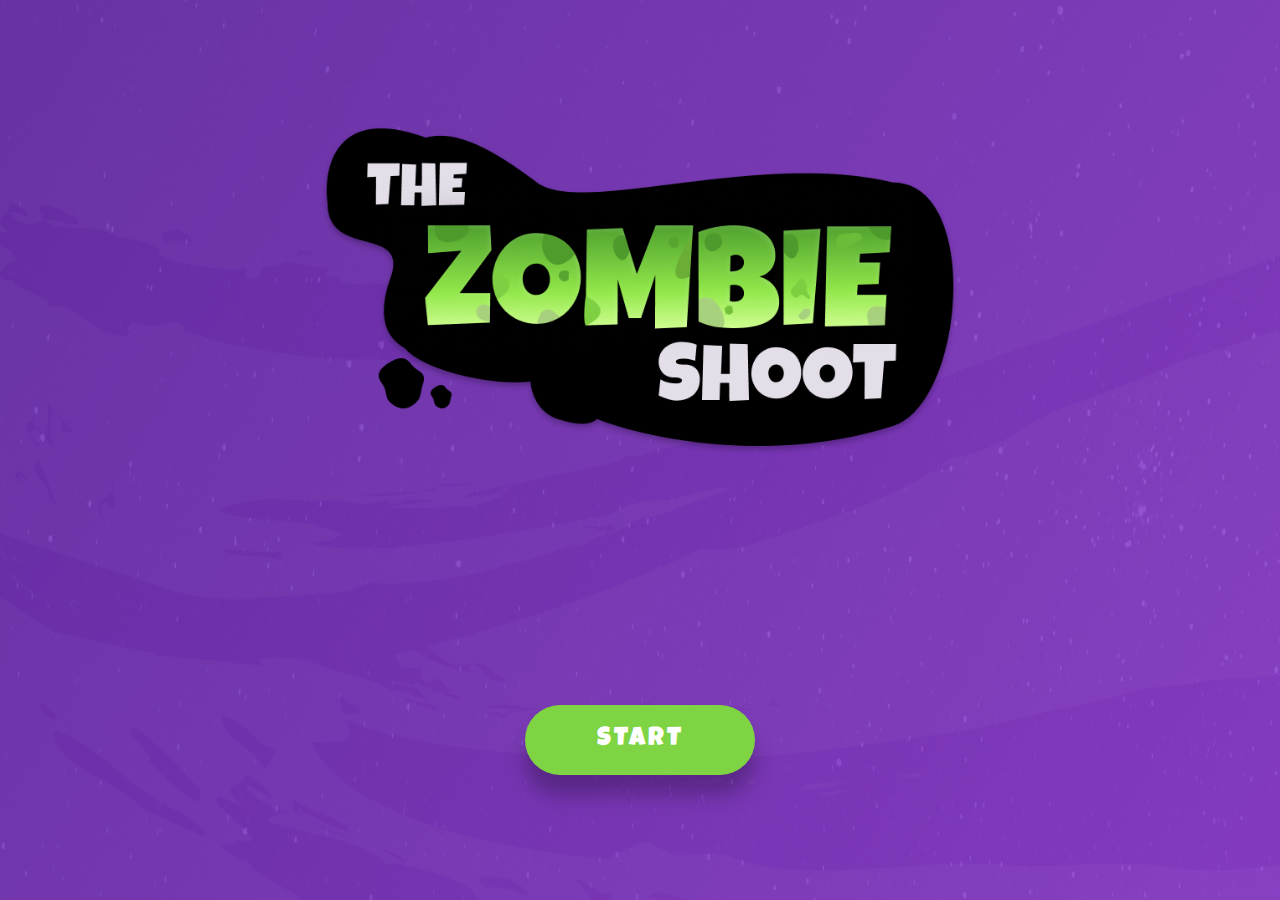
<file: index.html>
<!DOCTYPE html>
<html lang="en">

<head>
    <meta charset="UTF-8" />
    <meta name="viewport" content="width=device-width, initial-scale=1.0" />
    <title>Zombie Shoot</title>
    <link rel="stylesheet" href="style.css" />
</head>

<body>
    <div class="home">
        <img src="./assets/logo.png" alt="logo" id="logo" />
        <div class="flex-centered" id="button">START</div>
    </div>
    <script src="./app.js"></script>
</body>

</html>
</file>
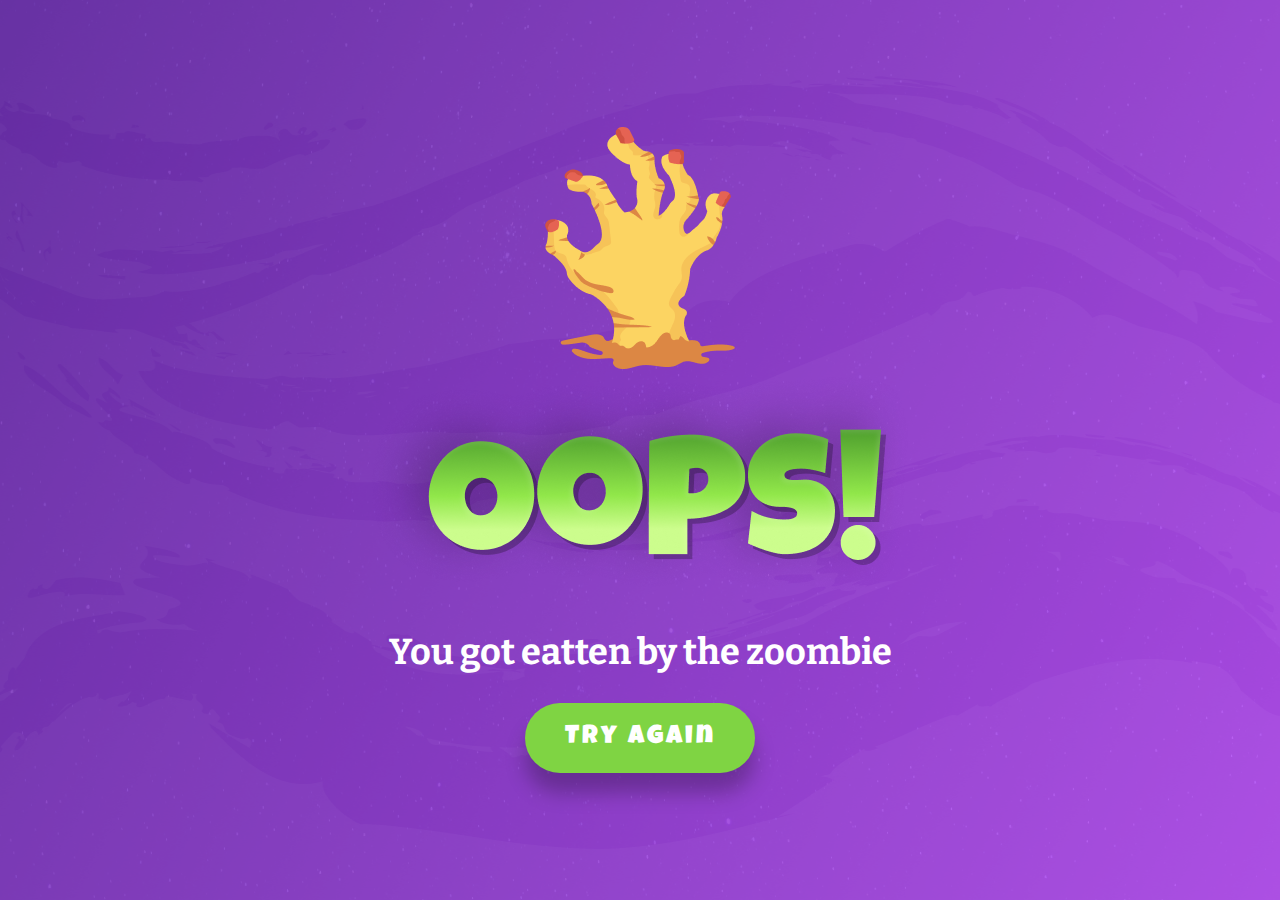
<file: game-over.html>
<!DOCTYPE html>
<html lang="en">

<head>
    <meta charset="UTF-8">
    <meta http-equiv="X-UA-Compatible" content="IE=edge">
    <meta name="viewport" content="width=device-width, initial-scale=1.0">
    <title>game-over</title>
    <link rel="stylesheet" href="style.css">
</head>

<body>
    <div class="gameover-bg">
        <img src="./assets/zombie-hand.png" alt="">
        <img src="./assets/Oops text.png" alt="">
        <h2>You got eatten by the zoombie</h2>
        <div class="flex-centered" id="button">Try Again</div>
    </div>
    <script src="./app.js"></script>
</body>

</html>
</file>
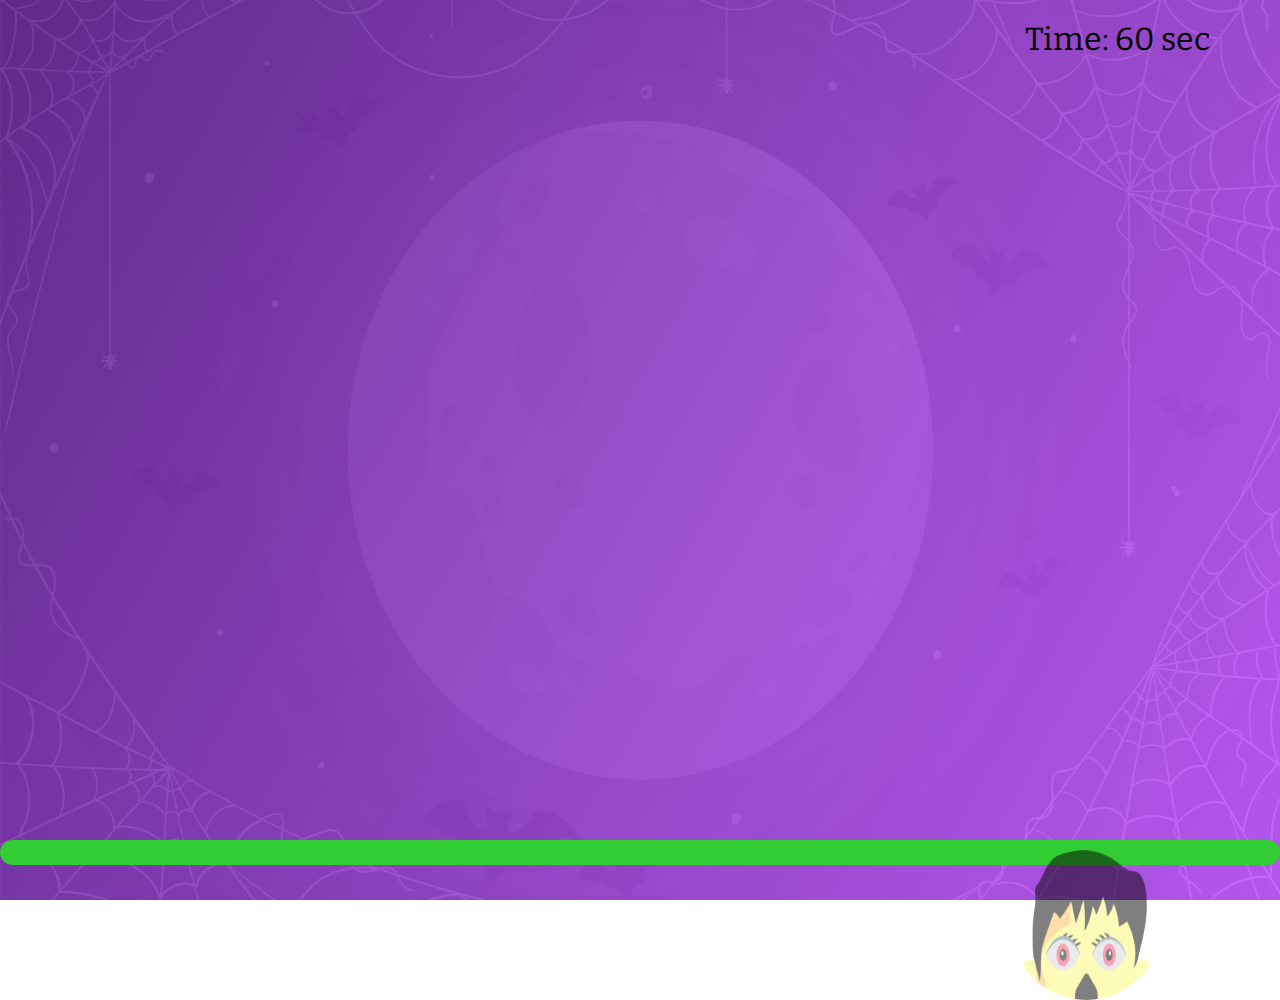
<file: game.html>
<!DOCTYPE html>
<html lang="en">

<head>
    <meta charset="UTF-8">
    <meta name="viewport" content="width=device-width, initial-scale=1.0">
    <title>Zombie Shoot</title>
    <link rel="stylesheet" href="style.css">
</head>

<body>
    <div class="game" id="game-body">
        <div id="timer-box"><span>Time: </span><span id="timer">60</span><span> sec</span></div>
        <div id="max-lives">
            <div id="lives">
            </div>
        </div>
    </div>
    </div>
    <script src="./game.js"></script>
</body>

</html>
</file>
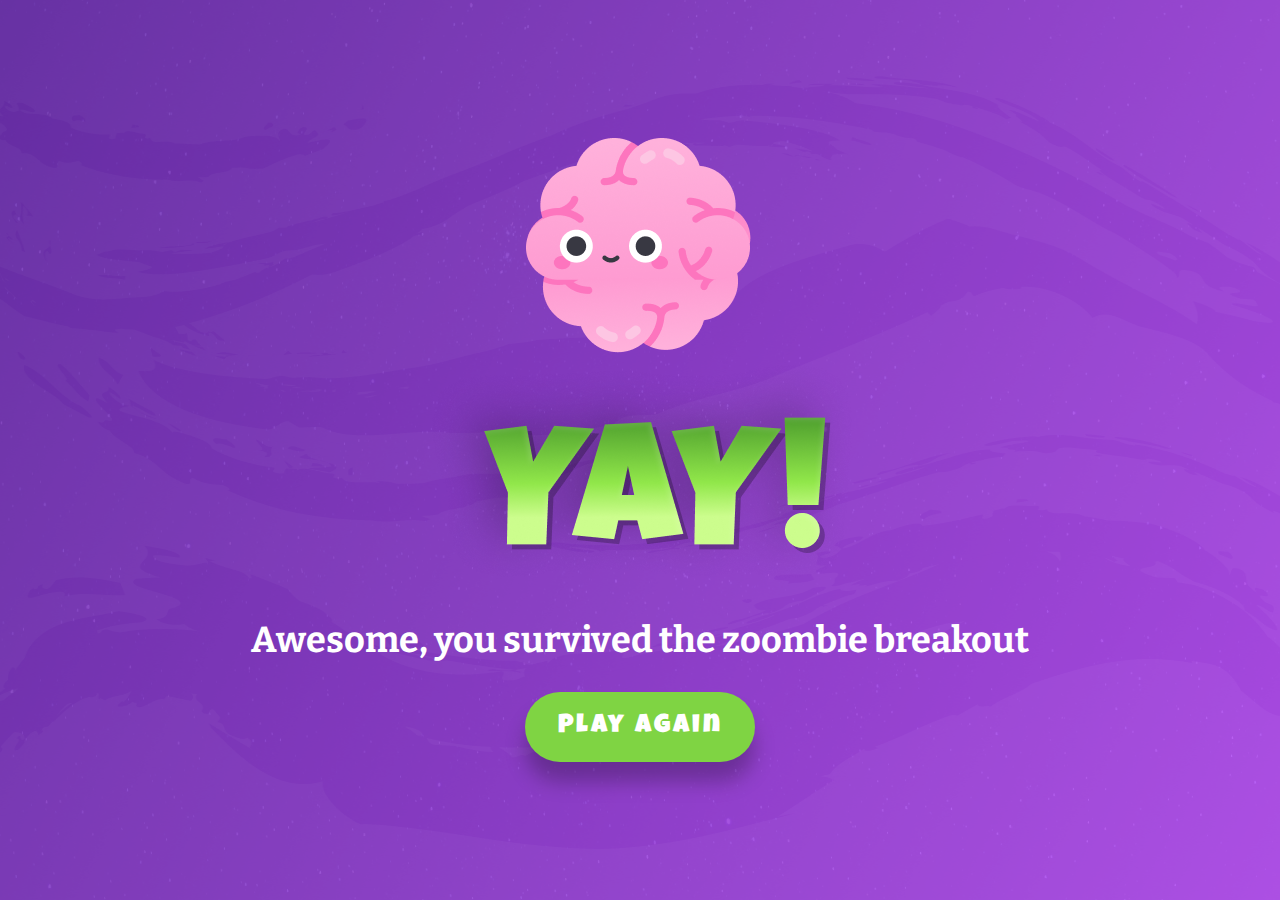
<file: win.html>
<!DOCTYPE html>
<html lang="en">

<head>
    <meta charset="UTF-8">
    <meta http-equiv="X-UA-Compatible" content="IE=edge">
    <meta name="viewport" content="width=device-width, initial-scale=1.0">
    <title>win</title>
    <link rel="stylesheet" href="style.css">
</head>

<body>
    <div class="win-bg">
        <img src="./assets/brain.png" alt="">
        <img src="./assets/YAY text.png" alt="">
        <h2>Awesome, you survived the zoombie breakout</h2>
        <div class="flex-centered" id="button">Play Again</div>
    </div>
    <script src="./app.js"></script>
</body>

</html>
</file>
<file: style.css>
@import url('https://fonts.googleapis.com/css2?family=Bitter:wght@500;700;701&family=Luckiest+Guy&display=swap');


body {
    margin: 0;
    padding: 0;
    font-family: 'Bitter', serif;
    overflow: hidden;
}

.home {
    background-image: url("./assets/zombie-shoot-background.png");
    height: 100vh;
    width: 100vw;
    display: flex;
    flex-direction: column;
    justify-content: space-around;
    align-items: center;
}

.game {
    background-image: url("./assets/zombie-shoot-game-background.png");
    background-size: 100% 100%;
    cursor: url('https://img.informer.com/icons/png/32/113/113532.png') 16 16, crosshair;
    height: 100vh;
    width: 100vw;
}

.flex-centered {
    display: flex;
    justify-content: center;
    align-items: center;
}

#logo {
    width: 50vw;
    min-width: 300px;
}

#button {
    max-width: 220px;
    height: 60px;
    width: 40vw;
    padding: 5px;
    background-color: #7FD443;
    border: 1px 0.9 black;
    box-shadow: 0px 20px 20px rgba(0, 0, 0, 0.25);
    border-radius: 50px;
    font-size: 26px;
    font-family: 'Luckiest Guy', cursive;
    letter-spacing: 3px;
    color: white;
    cursor: pointer;
}

#button:hover {
    background-color: rgb(102, 6, 22);
}

#max-lives {
    width: 100%;
    height: 25px;
    border-radius: 17px;
    background-color: limegreen;
    position: fixed;
    bottom: 35px;
    margin: 0 auto;
}

#lives {
    z-index: 2;
    width: 50%;
    height: 25px;
    border-radius: 17px;
}

#timer-box {
    font-size: 2em;
    padding: 20px;
    z-index: 1;
    position: absolute;
    right: 50px;
}

.zombie-image {
    position: absolute;
    bottom: -100px;
    border-radius: 50%;
    opacity: 0.5;
    animation: flying 5s infinite ease-in;
    z-index: 2;
    width: 30vw;
    height: 30vw;
    max-width: 150px;
    max-height: 150px;
}

h2 {
    font-size: 36px;
    color: white;
}

.win-bg,
.gameover-bg {
    background-image: url(./assets/zombie-shoot-background.png);
    background-size: 100% 100%;
    height: 100vh;
    width: 100vw;
    display: flex;
    flex-direction: column;
    justify-content: center;
    align-items: center;
}

@keyframes flying {
    0% {
        bottom: -100px;
    }

    100% {
        bottom: 1080px;
    }
}
</file>
